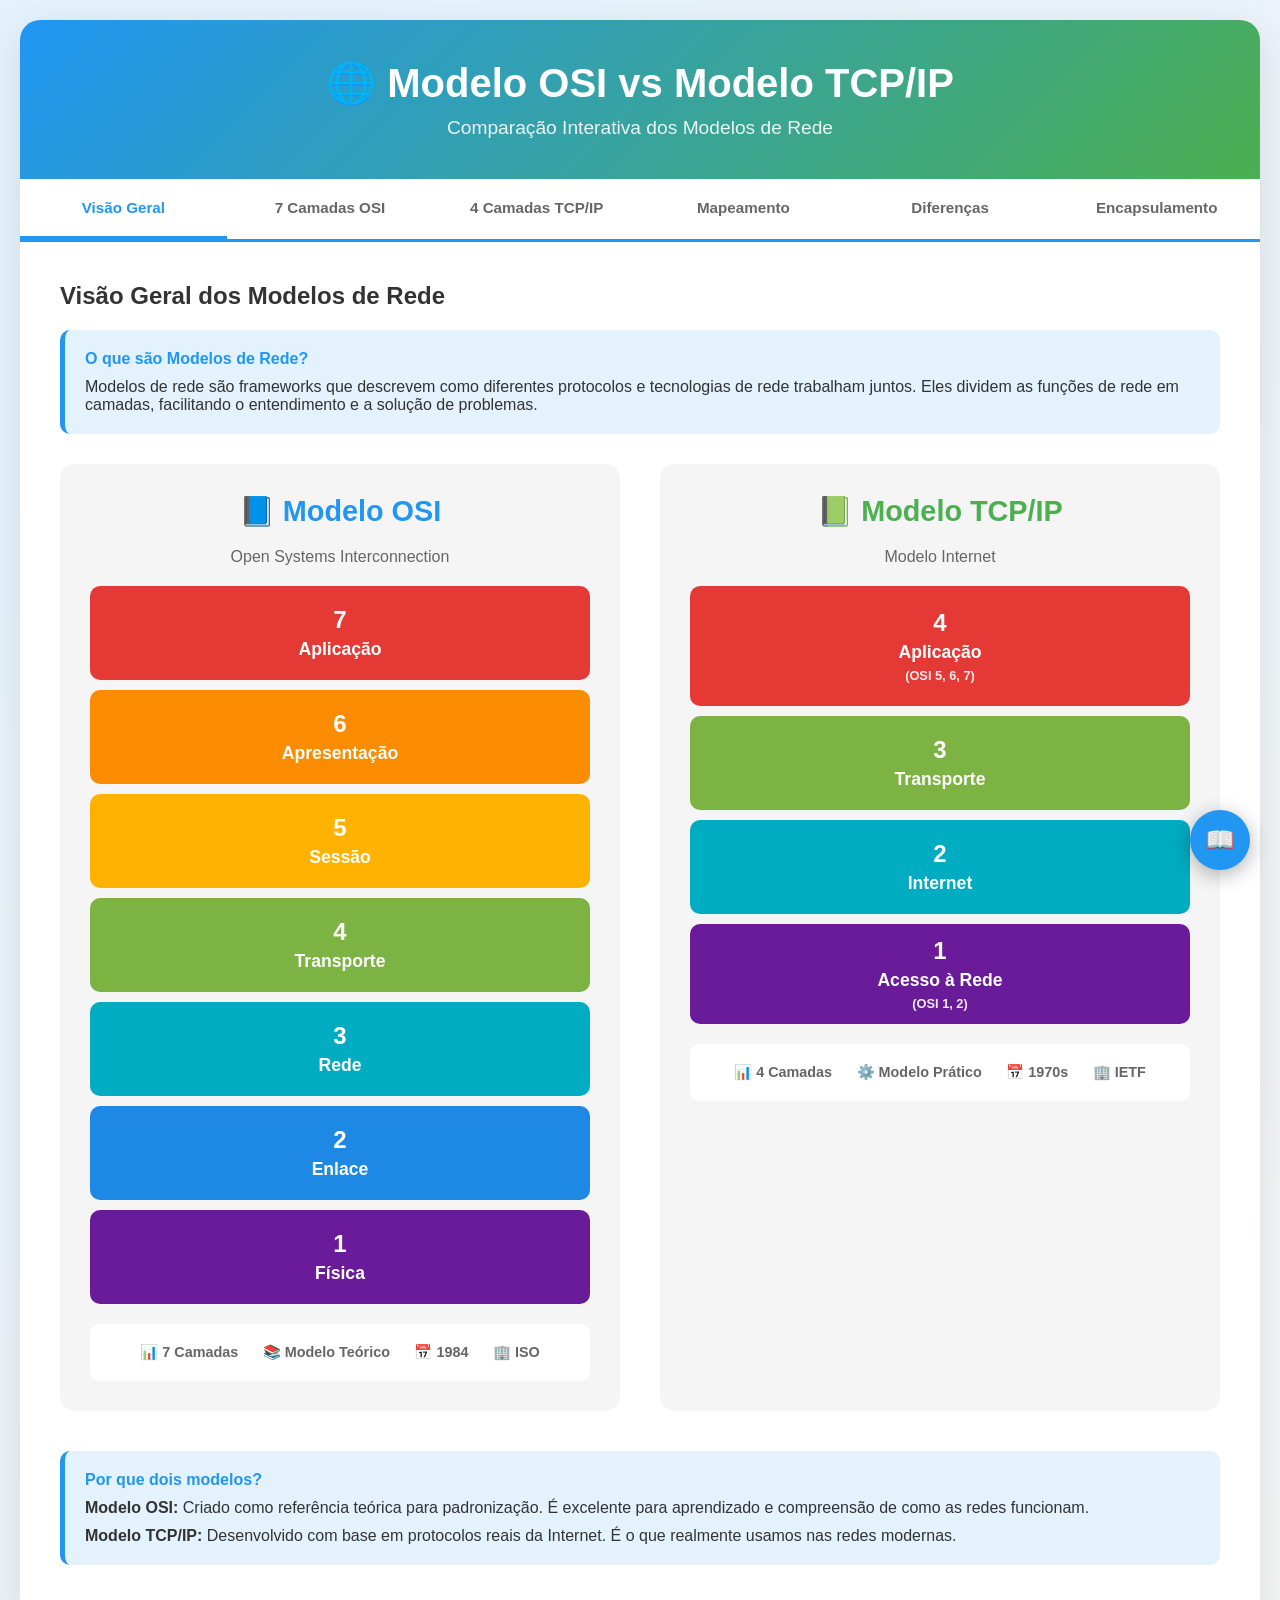
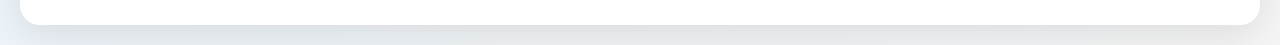
<file: index.html>
<!DOCTYPE html>
<html lang="pt-BR">
<head>
    <meta charset="UTF-8">
    <meta name="viewport" content="width=device-width, initial-scale=1.0">
    <title>Modelo OSI vs Modelo TCP/IP - Comparação Interativa</title>
    <style>
        :root {
            --osi-blue: #2196F3;
            --tcpip-green: #4CAF50;
            --layer7: #E53935;
            --layer6: #FB8C00;
            --layer5: #FFB300;
            --layer4: #7CB342;
            --layer3: #00ACC1;
            --layer2: #1E88E5;
            --layer1: #6A1B9A;
            --white: #FFFFFF;
            --light-bg: #F5F5F5;
            --text-dark: #333333;
            --text-light: #666666;
        }

        * {
            margin: 0;
            padding: 0;
            box-sizing: border-box;
        }

        body {
            font-family: 'Segoe UI', Tahoma, Geneva, Verdana, sans-serif;
            background: linear-gradient(135deg, #E3F2FD 0%, #F5F5F5 100%);
            color: var(--text-dark);
            min-height: 100vh;
            padding: 20px;
        }

        .container {
            max-width: 1400px;
            margin: 0 auto;
            background: var(--white);
            border-radius: 20px;
            box-shadow: 0 10px 40px rgba(0, 0, 0, 0.1);
            overflow: hidden;
        }

        .header {
            background: linear-gradient(135deg, #2196F3 0%, #4CAF50 100%);
            color: var(--white);
            padding: 40px;
            text-align: center;
        }

        .header h1 {
            font-size: 2.5em;
            margin-bottom: 10px;
        }

        .header p {
            font-size: 1.2em;
            opacity: 0.9;
        }

        .tabs {
            display: flex;
            background: var(--light-bg);
            overflow-x: auto;
            border-bottom: 3px solid var(--osi-blue);
            flex-wrap: wrap;
        }

        .tab {
            flex: 1;
            padding: 20px;
            text-align: center;
            cursor: pointer;
            background: var(--white);
            border: none;
            font-size: 0.95em;
            font-weight: 600;
            color: var(--text-light);
            transition: all 0.3s ease;
            border-bottom: 3px solid transparent;
            min-width: 150px;
        }

        .tab:hover {
            background: #E3F2FD;
            color: var(--osi-blue);
        }

        .tab.active {
            background: var(--white);
            color: var(--osi-blue);
            border-bottom: 3px solid var(--osi-blue);
        }

        .content {
            padding: 40px;
        }

        .tab-content {
            display: none;
        }

        .tab-content.active {
            display: block;
            animation: fadeIn 0.5s ease;
        }

        @keyframes fadeIn {
            from { opacity: 0; transform: translateY(20px); }
            to { opacity: 1; transform: translateY(0); }
        }

        .info-box {
            background: #E3F2FD;
            padding: 20px;
            border-radius: 10px;
            margin: 20px 0;
            border-left: 5px solid var(--osi-blue);
        }

        .info-box h4 {
            color: var(--osi-blue);
            margin-bottom: 10px;
        }

        .comparison-grid {
            display: grid;
            grid-template-columns: 1fr 1fr;
            gap: 40px;
            margin-top: 30px;
        }

        .model-column {
            background: var(--light-bg);
            padding: 30px;
            border-radius: 15px;
        }

        .model-column h3 {
            text-align: center;
            margin-bottom: 20px;
            font-size: 1.8em;
        }

        .model-column.osi h3 {
            color: var(--osi-blue);
        }

        .model-column.tcpip h3 {
            color: var(--tcpip-green);
        }

        .layer-stack {
            display: flex;
            flex-direction: column;
            gap: 10px;
            margin: 20px 0;
        }

        .layer-box {
            padding: 20px;
            border-radius: 10px;
            color: var(--white);
            text-align: center;
            font-weight: 600;
            transition: all 0.3s ease;
            cursor: pointer;
        }

        .layer-box:hover {
            transform: scale(1.02);
            box-shadow: 0 5px 15px rgba(0, 0, 0, 0.3);
        }

        .layer-number {
            font-size: 1.5em;
            margin-bottom: 5px;
        }

        .layer-name {
            font-size: 1.1em;
        }

        .model-info {
            background: var(--white);
            padding: 15px;
            border-radius: 10px;
            margin-top: 20px;
            text-align: center;
        }

        .model-info-item {
            display: inline-block;
            margin: 5px 10px;
            font-size: 0.9em;
            color: var(--text-light);
        }

        .layer-detail {
            background: var(--white);
            padding: 30px;
            border-radius: 15px;
            margin: 20px 0;
            box-shadow: 0 3px 10px rgba(0, 0, 0, 0.1);
        }

        .layer-detail h3 {
            margin-bottom: 20px;
            padding-bottom: 10px;
            border-bottom: 3px solid;
        }

        .detail-section {
            margin: 15px 0;
        }

        .detail-section h4 {
            color: var(--osi-blue);
            margin-bottom: 10px;
        }

        .protocol-list {
            display: flex;
            flex-wrap: wrap;
            gap: 10px;
            margin: 10px 0;
        }

        .protocol-tag {
            background: #E3F2FD;
            padding: 8px 15px;
            border-radius: 20px;
            font-size: 0.9em;
            font-weight: 500;
            color: var(--osi-blue);
        }

        .function-list {
            list-style: none;
            padding: 0;
        }

        .function-list li {
            padding: 8px 0;
            padding-left: 25px;
            position: relative;
        }

        .function-list li::before {
            content: '✓';
            position: absolute;
            left: 0;
            color: var(--tcpip-green);
            font-weight: bold;
        }

        .pdu-box {
            background: #FFF3E0;
            padding: 15px;
            border-radius: 10px;
            margin: 15px 0;
            border-left: 4px solid #FB8C00;
        }

        .example-box {
            background: #E8F5E9;
            padding: 15px;
            border-radius: 10px;
            margin: 15px 0;
            border-left: 4px solid var(--tcpip-green);
        }

        .mapping-container {
            margin: 30px 0;
        }

        .mapping-row {
            display: grid;
            grid-template-columns: 2fr 1fr 2fr;
            gap: 20px;
            align-items: center;
            margin: 20px 0;
            padding: 20px;
            background: var(--white);
            border-radius: 10px;
            box-shadow: 0 3px 10px rgba(0, 0, 0, 0.05);
        }

        .mapping-osi {
            background: #E3F2FD;
            padding: 15px;
            border-radius: 8px;
            border-left: 4px solid var(--osi-blue);
        }

        .mapping-tcpip {
            background: #E8F5E9;
            padding: 15px;
            border-radius: 8px;
            border-right: 4px solid var(--tcpip-green);
        }

        .mapping-arrow {
            text-align: center;
            font-size: 2em;
            color: var(--text-light);
        }

        .comparison-table {
            width: 100%;
            border-collapse: collapse;
            margin: 20px 0;
            background: var(--white);
            border-radius: 10px;
            overflow: hidden;
            box-shadow: 0 3px 10px rgba(0, 0, 0, 0.1);
        }

        .comparison-table th {
            background: linear-gradient(135deg, #2196F3 0%, #4CAF50 100%);
            color: var(--white);
            padding: 15px;
            text-align: left;
        }

        .comparison-table td {
            padding: 15px;
            border-bottom: 1px solid var(--light-bg);
        }

        .comparison-table tr:hover {
            background: #F5F5F5;
        }

        .encapsulation-step {
            display: none;
            animation: slideIn 0.5s ease;
        }

        .encapsulation-step.active {
            display: block;
        }

        @keyframes slideIn {
            from { opacity: 0; transform: translateX(-30px); }
            to { opacity: 1; transform: translateX(0); }
        }

        .step-header {
            padding: 20px;
            border-radius: 10px;
            margin-bottom: 20px;
            color: var(--white);
        }

        .step-header h3 {
            font-size: 1.8em;
            margin-bottom: 10px;
        }

        .data-flow {
            display: flex;
            align-items: center;
            justify-content: space-around;
            padding: 40px;
            background: var(--light-bg);
            border-radius: 15px;
            margin: 20px 0;
            min-height: 200px;
        }

        .device-icon {
            width: 100px;
            height: 80px;
            background: var(--osi-blue);
            border-radius: 10px;
            display: flex;
            align-items: center;
            justify-content: center;
            font-size: 3em;
        }

        .data-packet {
            background: var(--white);
            padding: 20px;
            border-radius: 10px;
            box-shadow: 0 5px 15px rgba(0, 0, 0, 0.1);
            max-width: 500px;
        }

        .encapsulation-visual {
            margin: 30px 0;
        }

        .encap-layer {
            border-radius: 8px;
            padding: 15px;
            margin: 10px 0;
            position: relative;
            animation: expandLayer 0.5s ease;
        }

        @keyframes expandLayer {
            from { transform: scaleX(0.8); opacity: 0; }
            to { transform: scaleX(1); opacity: 1; }
        }

        .encap-header {
            display: inline-block;
            padding: 5px 15px;
            background: rgba(0, 0, 0, 0.2);
            border-radius: 5px;
            margin-right: 10px;
            font-weight: bold;
            font-size: 0.9em;
        }

        .controls {
            display: flex;
            gap: 15px;
            justify-content: center;
            margin-top: 30px;
            flex-wrap: wrap;
        }

        .btn {
            padding: 15px 30px;
            border: none;
            border-radius: 10px;
            font-size: 1em;
            font-weight: 600;
            cursor: pointer;
            transition: all 0.3s ease;
            box-shadow: 0 3px 10px rgba(0, 0, 0, 0.1);
        }

        .btn-primary {
            background: var(--osi-blue);
            color: var(--white);
        }

        .btn-primary:hover {
            background: #1976D2;
            transform: translateY(-2px);
            box-shadow: 0 5px 15px rgba(0, 0, 0, 0.2);
        }

        .btn-secondary {
            background: var(--light-bg);
            color: var(--text-dark);
        }

        .btn-secondary:hover {
            background: #E0E0E0;
        }

        .btn:disabled {
            opacity: 0.5;
            cursor: not-allowed;
        }

        .step-counter {
            text-align: center;
            font-size: 1.2em;
            color: var(--text-light);
            margin-top: 20px;
        }

        .glossary-btn {
            position: fixed;
            bottom: 30px;
            right: 30px;
            width: 60px;
            height: 60px;
            background: var(--osi-blue);
            color: var(--white);
            border: none;
            border-radius: 50%;
            font-size: 1.5em;
            cursor: pointer;
            box-shadow: 0 5px 20px rgba(0, 0, 0, 0.3);
            transition: all 0.3s ease;
            z-index: 100;
        }

        .glossary-btn:hover {
            background: #1976D2;
            transform: scale(1.1);
        }

        .modal {
            display: none;
            position: fixed;
            top: 0;
            left: 0;
            width: 100%;
            height: 100%;
            background: rgba(0, 0, 0, 0.7);
            z-index: 1000;
            align-items: center;
            justify-content: center;
        }

        .modal.active {
            display: flex;
        }

        .modal-content {
            background: var(--white);
            padding: 40px;
            border-radius: 20px;
            max-width: 600px;
            max-height: 80vh;
            overflow-y: auto;
            position: relative;
        }

        .modal-close {
            position: absolute;
            top: 20px;
            right: 20px;
            font-size: 2em;
            cursor: pointer;
            color: var(--text-light);
        }

        .glossary-item {
            margin: 20px 0;
            padding: 15px;
            background: #E3F2FD;
            border-radius: 10px;
        }

        .glossary-term {
            font-weight: 600;
            color: var(--osi-blue);
            font-size: 1.2em;
            margin-bottom: 5px;
        }

        @media (max-width: 768px) {
            .comparison-grid {
                grid-template-columns: 1fr;
            }

            .tabs {
                flex-direction: column;
            }

            .tab {
                min-width: 100%;
            }

            .mapping-row {
                grid-template-columns: 1fr;
            }

            .mapping-arrow {
                transform: rotate(90deg);
            }

            .header h1 {
                font-size: 1.8em;
            }

            .content {
                padding: 20px;
            }
        }

        .nav-buttons {
            display: flex;
            gap: 10px;
            margin: 20px 0;
        }

        .layer-nav-btn {
            flex: 1;
            padding: 10px;
            border: 2px solid var(--light-bg);
            background: var(--white);
            border-radius: 8px;
            cursor: pointer;
            transition: all 0.3s ease;
            font-weight: 600;
        }

        .layer-nav-btn.active {
            border-color: var(--osi-blue);
            background: #E3F2FD;
            color: var(--osi-blue);
        }

        .layer-nav-btn:hover {
            background: #F5F5F5;
        }
    </style>
</head>
<body>
    <div class="container">
        <div class="header">
            <h1>🌐 Modelo OSI vs Modelo TCP/IP</h1>
            <p>Comparação Interativa dos Modelos de Rede</p>
        </div>

        <div class="tabs">
            <button class="tab active" data-tab="tab1">Visão Geral</button>
            <button class="tab" data-tab="tab2">7 Camadas OSI</button>
            <button class="tab" data-tab="tab3">4 Camadas TCP/IP</button>
            <button class="tab" data-tab="tab4">Mapeamento</button>
            <button class="tab" data-tab="tab5">Diferenças</button>
            <button class="tab" data-tab="tab6">Encapsulamento</button>
        </div>

        <div class="content">
            <!-- Tab 1: Visão Geral -->
            <div class="tab-content active" id="tab1">
                <h2>Visão Geral dos Modelos de Rede</h2>
                <div class="info-box">
                    <h4>O que são Modelos de Rede?</h4>
                    <p>Modelos de rede são frameworks que descrevem como diferentes protocolos e tecnologias de rede trabalham juntos. Eles dividem as funções de rede em camadas, facilitando o entendimento e a solução de problemas.</p>
                </div>

                <div class="comparison-grid">
                    <div class="model-column osi">
                        <h3>📘 Modelo OSI</h3>
                        <p style="text-align: center; color: var(--text-light); margin-bottom: 20px;">Open Systems Interconnection</p>
                        
                        <div class="layer-stack">
                            <div class="layer-box" style="background: var(--layer7);">
                                <div class="layer-number">7</div>
                                <div class="layer-name">Aplicação</div>
                            </div>
                            <div class="layer-box" style="background: var(--layer6);">
                                <div class="layer-number">6</div>
                                <div class="layer-name">Apresentação</div>
                            </div>
                            <div class="layer-box" style="background: var(--layer5);">
                                <div class="layer-number">5</div>
                                <div class="layer-name">Sessão</div>
                            </div>
                            <div class="layer-box" style="background: var(--layer4);">
                                <div class="layer-number">4</div>
                                <div class="layer-name">Transporte</div>
                            </div>
                            <div class="layer-box" style="background: var(--layer3);">
                                <div class="layer-number">3</div>
                                <div class="layer-name">Rede</div>
                            </div>
                            <div class="layer-box" style="background: var(--layer2);">
                                <div class="layer-number">2</div>
                                <div class="layer-name">Enlace</div>
                            </div>
                            <div class="layer-box" style="background: var(--layer1);">
                                <div class="layer-number">1</div>
                                <div class="layer-name">Física</div>
                            </div>
                        </div>

                        <div class="model-info">
                            <div class="model-info-item">📊 <strong>7 Camadas</strong></div>
                            <div class="model-info-item">📚 <strong>Modelo Teórico</strong></div>
                            <div class="model-info-item">📅 <strong>1984</strong></div>
                            <div class="model-info-item">🏢 <strong>ISO</strong></div>
                        </div>
                    </div>

                    <div class="model-column tcpip">
                        <h3>📗 Modelo TCP/IP</h3>
                        <p style="text-align: center; color: var(--text-light); margin-bottom: 20px;">Modelo Internet</p>
                        
                        <div class="layer-stack">
                            <div class="layer-box" style="background: var(--layer7); height: 120px; display: flex; flex-direction: column; justify-content: center;">
                                <div class="layer-number">4</div>
                                <div class="layer-name">Aplicação</div>
                                <div style="font-size: 0.8em; margin-top: 5px; opacity: 0.9;">(OSI 5, 6, 7)</div>
                            </div>
                            <div class="layer-box" style="background: var(--layer4);">
                                <div class="layer-number">3</div>
                                <div class="layer-name">Transporte</div>
                            </div>
                            <div class="layer-box" style="background: var(--layer3);">
                                <div class="layer-number">2</div>
                                <div class="layer-name">Internet</div>
                            </div>
                            <div class="layer-box" style="background: var(--layer1); height: 100px; display: flex; flex-direction: column; justify-content: center;">
                                <div class="layer-number">1</div>
                                <div class="layer-name">Acesso à Rede</div>
                                <div style="font-size: 0.8em; margin-top: 5px; opacity: 0.9;">(OSI 1, 2)</div>
                            </div>
                        </div>

                        <div class="model-info">
                            <div class="model-info-item">📊 <strong>4 Camadas</strong></div>
                            <div class="model-info-item">⚙️ <strong>Modelo Prático</strong></div>
                            <div class="model-info-item">📅 <strong>1970s</strong></div>
                            <div class="model-info-item">🏢 <strong>IETF</strong></div>
                        </div>
                    </div>
                </div>

                <div class="info-box" style="margin-top: 40px;">
                    <h4>Por que dois modelos?</h4>
                    <p><strong>Modelo OSI:</strong> Criado como referência teórica para padronização. É excelente para aprendizado e compreensão de como as redes funcionam.</p>
                    <p style="margin-top: 10px;"><strong>Modelo TCP/IP:</strong> Desenvolvido com base em protocolos reais da Internet. É o que realmente usamos nas redes modernas.</p>
                </div>
            </div>

            <!-- Tab 2: 7 Camadas OSI -->
            <div class="tab-content" id="tab2">
                <h2>As 7 Camadas do Modelo OSI</h2>
                <div class="info-box">
                    <p>O Modelo OSI (Open Systems Interconnection) divide as funções de rede em 7 camadas distintas, cada uma com responsabilidades específicas.</p>
                </div>

                <div class="nav-buttons" id="osiLayerNav">
                    <button class="layer-nav-btn active" data-layer="7">7 - Aplicação</button>
                    <button class="layer-nav-btn" data-layer="6">6 - Apresentação</button>
                    <button class="layer-nav-btn" data-layer="5">5 - Sessão</button>
                    <button class="layer-nav-btn" data-layer="4">4 - Transporte</button>
                    <button class="layer-nav-btn" data-layer="3">3 - Rede</button>
                    <button class="layer-nav-btn" data-layer="2">2 - Enlace</button>
                    <button class="layer-nav-btn" data-layer="1">1 - Física</button>
                </div>

                <div id="osiLayerDetails"></div>
            </div>

            <!-- Tab 3: 4 Camadas TCP/IP -->
            <div class="tab-content" id="tab3">
                <h2>As 4 Camadas do Modelo TCP/IP</h2>
                <div class="info-box">
                    <p>O Modelo TCP/IP (Internet) é mais prático e consolida algumas funções do modelo OSI em 4 camadas principais.</p>
                </div>

                <div class="nav-buttons" id="tcpipLayerNav">
                    <button class="layer-nav-btn active" data-layer="4">4 - Aplicação</button>
                    <button class="layer-nav-btn" data-layer="3">3 - Transporte</button>
                    <button class="layer-nav-btn" data-layer="2">2 - Internet</button>
                    <button class="layer-nav-btn" data-layer="1">1 - Acesso à Rede</button>
                </div>

                <div id="tcpipLayerDetails"></div>
            </div>

            <!-- Tab 4: Mapeamento de Camadas -->
            <div class="tab-content" id="tab4">
                <h2>Mapeamento de Camadas</h2>
                <div class="info-box">
                    <h4>Como as camadas OSI correspondem ao TCP/IP</h4>
                    <p>Veja como as 7 camadas do OSI são agrupadas nas 4 camadas do TCP/IP:</p>
                </div>

                <div class="mapping-container">
                    <div class="mapping-row">
                        <div class="mapping-osi">
                            <strong style="color: var(--layer7);">Camada 7 - Aplicação</strong><br>
                            <strong style="color: var(--layer6);">Camada 6 - Apresentação</strong><br>
                            <strong style="color: var(--layer5);">Camada 5 - Sessão</strong>
                        </div>
                        <div class="mapping-arrow">→</div>
                        <div class="mapping-tcpip">
                            <strong style="color: var(--layer7);">Camada 4 - Aplicação</strong><br>
                            <small>As três camadas superiores do OSI são consolidadas em uma única camada de Aplicação no TCP/IP, incluindo todas as funções de serviço ao usuário, tradução de dados e gerenciamento de sessão.</small>
                        </div>
                    </div>

                    <div class="mapping-row">
                        <div class="mapping-osi">
                            <strong style="color: var(--layer4);">Camada 4 - Transporte</strong>
                        </div>
                        <div class="mapping-arrow">→</div>
                        <div class="mapping-tcpip">
                            <strong style="color: var(--layer4);">Camada 3 - Transporte</strong><br>
                            <small>Mesma função em ambos os modelos: controle de fluxo, confiabilidade e segmentação de dados usando TCP ou UDP.</small>
                        </div>
                    </div>

                    <div class="mapping-row">
                        <div class="mapping-osi">
                            <strong style="color: var(--layer3);">Camada 3 - Rede</strong>
                        </div>
                        <div class="mapping-arrow">→</div>
                        <div class="mapping-tcpip">
                            <strong style="color: var(--layer3);">Camada 2 - Internet</strong><br>
                            <small>Mesma função em ambos os modelos: roteamento de pacotes e endereçamento lógico usando IP. Apenas o nome é diferente.</small>
                        </div>
                    </div>

                    <div class="mapping-row">
                        <div class="mapping-osi">
                            <strong style="color: var(--layer2);">Camada 2 - Enlace</strong><br>
                            <strong style="color: var(--layer1);">Camada 1 - Física</strong>
                        </div>
                        <div class="mapping-arrow">→</div>
                        <div class="mapping-tcpip">
                            <strong style="color: var(--layer1);">Camada 1 - Acesso à Rede</strong><br>
                            <small>As camadas de Enlace e Física do OSI são combinadas em uma única camada que lida com a transmissão física e o endereçamento MAC.</small>
                        </div>
                    </div>
                </div>
            </div>

            <!-- Tab 5: Diferenças Chave -->
            <div class="tab-content" id="tab5">
                <h2>Diferenças Chave Entre os Modelos</h2>
                
                <table class="comparison-table">
                    <thead>
                        <tr>
                            <th>Aspecto</th>
                            <th>Modelo OSI</th>
                            <th>Modelo TCP/IP</th>
                        </tr>
                    </thead>
                    <tbody>
                        <tr>
                            <td><strong>Número de Camadas</strong></td>
                            <td>7 camadas</td>
                            <td>4 camadas</td>
                        </tr>
                        <tr>
                            <td><strong>Tipo de Modelo</strong></td>
                            <td>Teórico / Referência</td>
                            <td>Prático / Implementação</td>
                        </tr>
                        <tr>
                            <td><strong>Quando foi criado</strong></td>
                            <td>1984 (ISO)</td>
                            <td>1970s (IETF)</td>
                        </tr>
                        <tr>
                            <td><strong>Independência de Protocolo</strong></td>
                            <td>Sim, abstrato</td>
                            <td>Não, ligado a protocolos específicos</td>
                        </tr>
                        <tr>
                            <td><strong>Uso Principal</strong></td>
                            <td>Aprendizado e planejamento</td>
                            <td>Operação de redes reais</td>
                        </tr>
                        <tr>
                            <td><strong>Solução de Problemas</strong></td>
                            <td>Mais detalhado (7 camadas)</td>
                            <td>Mais simples (4 camadas)</td>
                        </tr>
                        <tr>
                            <td><strong>Consolidação de Camadas</strong></td>
                            <td>Camadas independentes</td>
                            <td>Algumas camadas consolidadas</td>
                        </tr>
                        <tr>
                            <td><strong>Camada de Aplicação</strong></td>
                            <td>Uma camada (Camada 7)</td>
                            <td>Uma camada (agrupa 3 camadas OSI)</td>
                        </tr>
                        <tr>
                            <td><strong>Camadas Física/Enlace</strong></td>
                            <td>Separadas (camadas 1 e 2)</td>
                            <td>Combinadas em uma (camada 1)</td>
                        </tr>
                    </tbody>
                </table>

                <div class="info-box" style="margin-top: 40px; background: #E8F5E9; border-left-color: var(--tcpip-green);">
                    <h4 style="color: var(--tcpip-green);">💡 Qual usar?</h4>
                    <p><strong>Para aprendizado:</strong> Use o modelo OSI. Suas 7 camadas fornecem uma visão mais detalhada de como as redes funcionam.</p>
                    <p style="margin-top: 10px;"><strong>Para implementação:</strong> Use o modelo TCP/IP. É o que realmente funciona na Internet e redes modernas.</p>
                    <p style="margin-top: 10px;"><strong>Para solução de problemas:</strong> Profissionais de rede usam o modelo OSI para diagnosticar problemas de forma sistemática, camada por camada.</p>
                </div>
            </div>

            <!-- Tab 6: Encapsulamento de Dados -->
            <div class="tab-content" id="tab6">
                <h2>Encapsulamento de Dados</h2>
                <div class="info-box">
                    <h4>Como os dados viajam pelas camadas</h4>
                    <p>Quando você envia dados pela rede, cada camada adiciona suas próprias informações (headers) ao pacote. Este processo é chamado de <strong>encapsulamento</strong>.</p>
                </div>

                <div id="encapsulationSteps"></div>

                <div class="controls">
                    <button class="btn btn-secondary" id="prevEncapBtn" disabled>← Anterior</button>
                    <button class="btn btn-primary" id="nextEncapBtn">Próximo →</button>
                    <button class="btn btn-secondary" id="restartEncapBtn">🔄 Reiniciar</button>
                </div>
                <div class="step-counter" id="encapCounter">Passo 1 de 7</div>
            </div>
        </div>
    </div>

    <!-- Glossary Button -->
    <button class="glossary-btn" id="glossaryBtn">📖</button>

    <!-- Glossary Modal -->
    <div class="modal" id="glossaryModal">
        <div class="modal-content">
            <span class="modal-close" id="modalClose">&times;</span>
            <h2 style="color: var(--osi-blue); margin-bottom: 30px;">📖 Glossário de Termos</h2>
            
            <div class="glossary-item">
                <div class="glossary-term">OSI</div>
                <div>Open Systems Interconnection - Modelo de referência com 7 camadas criado pela ISO</div>
            </div>
            
            <div class="glossary-item">
                <div class="glossary-term">TCP/IP</div>
                <div>Modelo prático de 4 camadas usado na Internet e redes modernas</div>
            </div>
            
            <div class="glossary-item">
                <div class="glossary-term">PDU</div>
                <div>Protocol Data Unit - Unidade de dados de protocolo em cada camada</div>
            </div>
            
            <div class="glossary-item">
                <div class="glossary-term">Encapsulamento</div>
                <div>Processo onde cada camada adiciona seus próprios headers aos dados</div>
            </div>
            
            <div class="glossary-item">
                <div class="glossary-term">Desencapsulamento</div>
                <div>Processo oposto onde cada camada remove seus headers</div>
            </div>
            
            <div class="glossary-item">
                <div class="glossary-term">Header</div>
                <div>Informação de controle adicionada por cada camada</div>
            </div>
            
            <div class="glossary-item">
                <div class="glossary-term">Protocolo</div>
                <div>Conjunto de regras que definem como dados são transmitidos</div>
            </div>
            
            <div class="glossary-item">
                <div class="glossary-term">MAC Address</div>
                <div>Endereço físico único de uma interface de rede (Camada 2)</div>
            </div>
            
            <div class="glossary-item">
                <div class="glossary-term">IP Address</div>
                <div>Endereço lógico único em uma rede (Camada 3)</div>
            </div>
            
            <div class="glossary-item">
                <div class="glossary-term">Porta</div>
                <div>Número que identifica um serviço ou aplicação (Camada 4)</div>
            </div>
        </div>
    </div>

    <script src="app.js"></script>
</body>
</html>
</file>
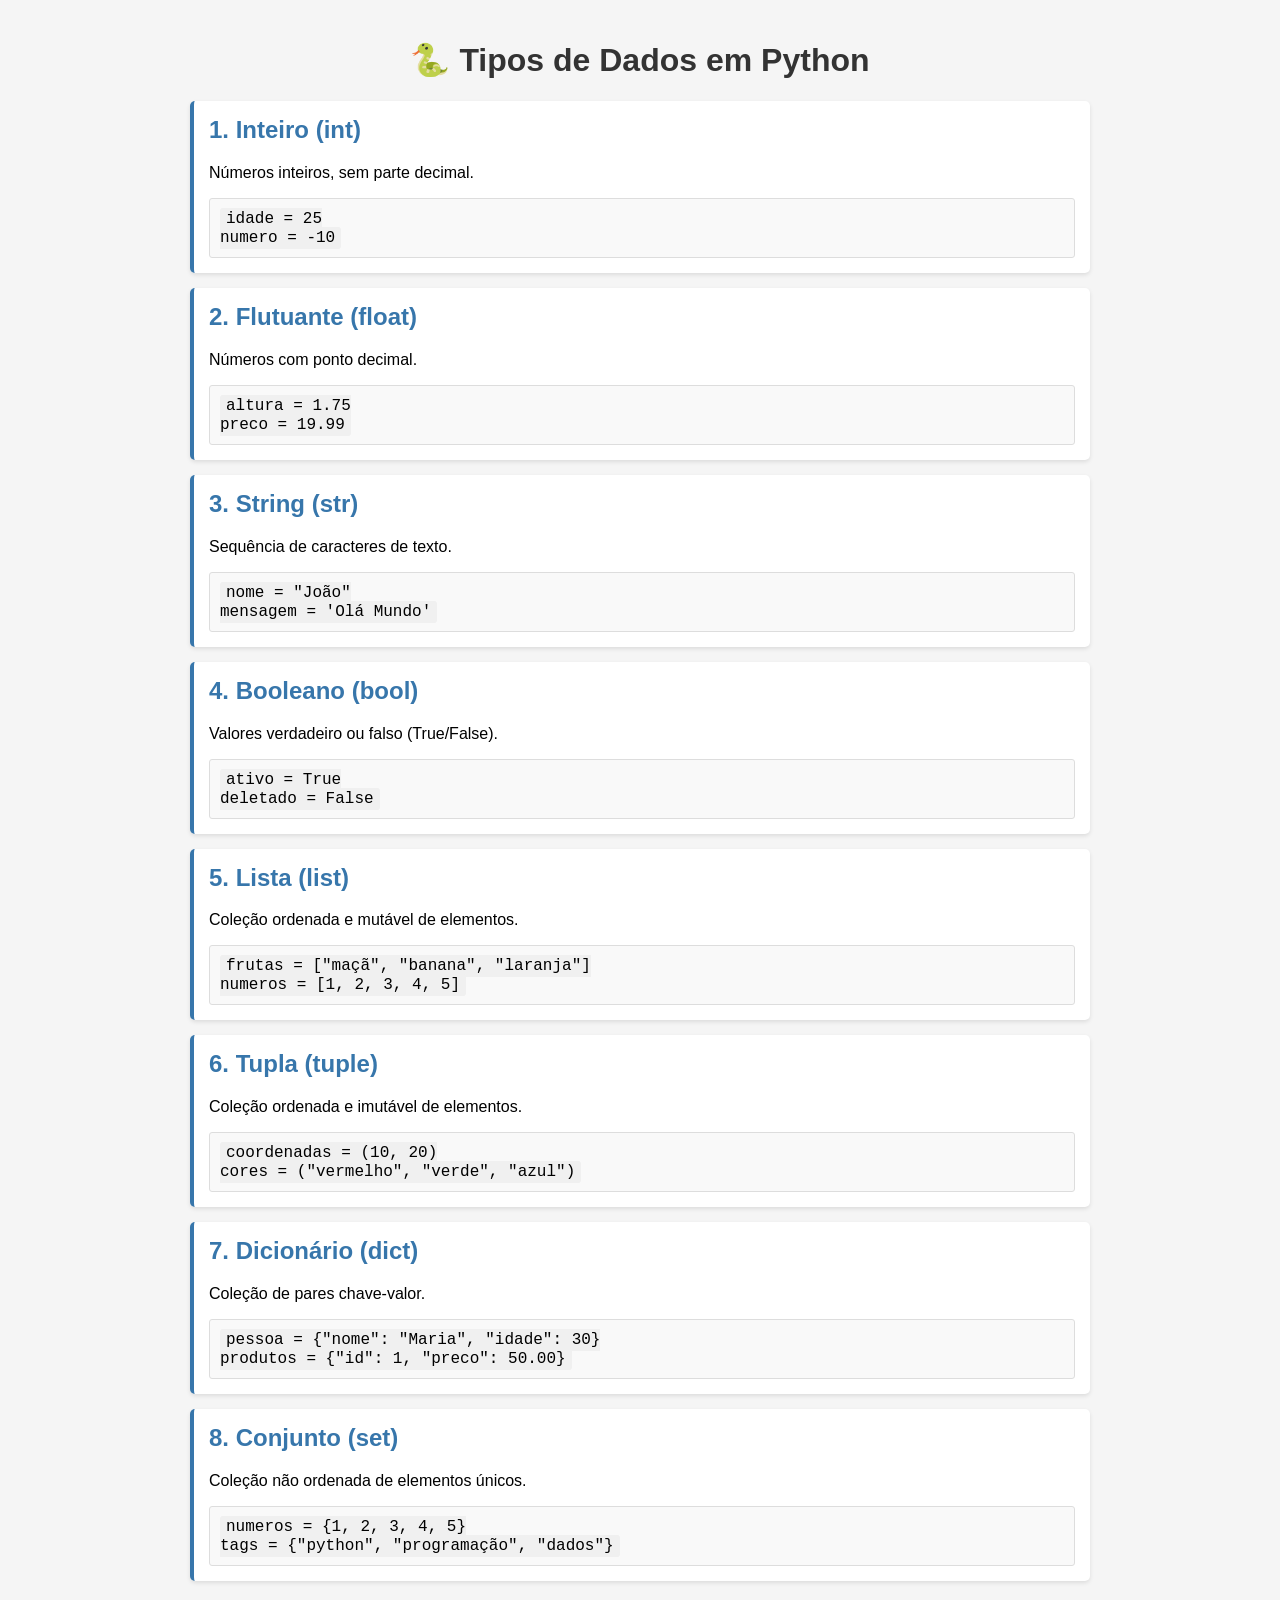
<file: conteudos/parte1.html>
<!DOCTYPE html>
<html lang="pt-BR">
<head>
    <meta charset="UTF-8">
    <meta name="viewport" content="width=device-width, initial-scale=1.0">
    <title>Tipos de Dados em Python</title>
    <link rel="stylesheet" href="style.css">
</head>
<body>
    <h1>🐍 Tipos de Dados em Python</h1>
    
    <div class="tipo">
        <h2>1. Inteiro (int)</h2>
        <p>Números inteiros, sem parte decimal.</p>
        <div class="exemplo">
            <code>idade = 25<br>numero = -10</code>
        </div>
    </div>

    <div class="tipo">
        <h2>2. Flutuante (float)</h2>
        <p>Números com ponto decimal.</p>
        <div class="exemplo">
            <code>altura = 1.75<br>preco = 19.99</code>
        </div>
    </div>

    <div class="tipo">
        <h2>3. String (str)</h2>
        <p>Sequência de caracteres de texto.</p>
        <div class="exemplo">
            <code>nome = "João"<br>mensagem = 'Olá Mundo'</code>
        </div>
    </div>

    <div class="tipo">
        <h2>4. Booleano (bool)</h2>
        <p>Valores verdadeiro ou falso (True/False).</p>
        <div class="exemplo">
            <code>ativo = True<br>deletado = False</code>
        </div>
    </div>

    <div class="tipo">
        <h2>5. Lista (list)</h2>
        <p>Coleção ordenada e mutável de elementos.</p>
        <div class="exemplo">
            <code>frutas = ["maçã", "banana", "laranja"]<br>numeros = [1, 2, 3, 4, 5]</code>
        </div>
    </div>

    <div class="tipo">
        <h2>6. Tupla (tuple)</h2>
        <p>Coleção ordenada e imutável de elementos.</p>
        <div class="exemplo">
            <code>coordenadas = (10, 20)<br>cores = ("vermelho", "verde", "azul")</code>
        </div>
    </div>

    <div class="tipo">
        <h2>7. Dicionário (dict)</h2>
        <p>Coleção de pares chave-valor.</p>
        <div class="exemplo">
            <code>pessoa = {"nome": "Maria", "idade": 30}<br>produtos = {"id": 1, "preco": 50.00}</code>
        </div>
    </div>

    <div class="tipo">
        <h2>8. Conjunto (set)</h2>
        <p>Coleção não ordenada de elementos únicos.</p>
        <div class="exemplo">
            <code>numeros = {1, 2, 3, 4, 5}<br>tags = {"python", "programação", "dados"}</code>
        </div>
    </div>

</body>
</html>
</file>
<file: conteudos/style.css>
body {
            font-family: Arial, sans-serif;
            max-width: 900px;
            margin: 0 auto;
            padding: 20px;
            background-color: #f5f5f5;
        }
        h1 {
            color: #333;
            text-align: center;
        }
        .tipo {
            background-color: white;
            border-left: 4px solid #3776ab;
            padding: 15px;
            margin: 15px 0;
            border-radius: 5px;
            box-shadow: 0 2px 4px rgba(0,0,0,0.1);
        }
        .tipo h2 {
            color: #3776ab;
            margin-top: 0;
        }
        code {
            background-color: #f0f0f0;
            padding: 2px 6px;
            border-radius: 3px;
            font-family: 'Courier New', monospace;
        }
        .exemplo {
            background-color: #f9f9f9;
            border: 1px solid #ddd;
            padding: 10px;
            margin-top: 10px;
            border-radius: 3px;
        }
</file>
